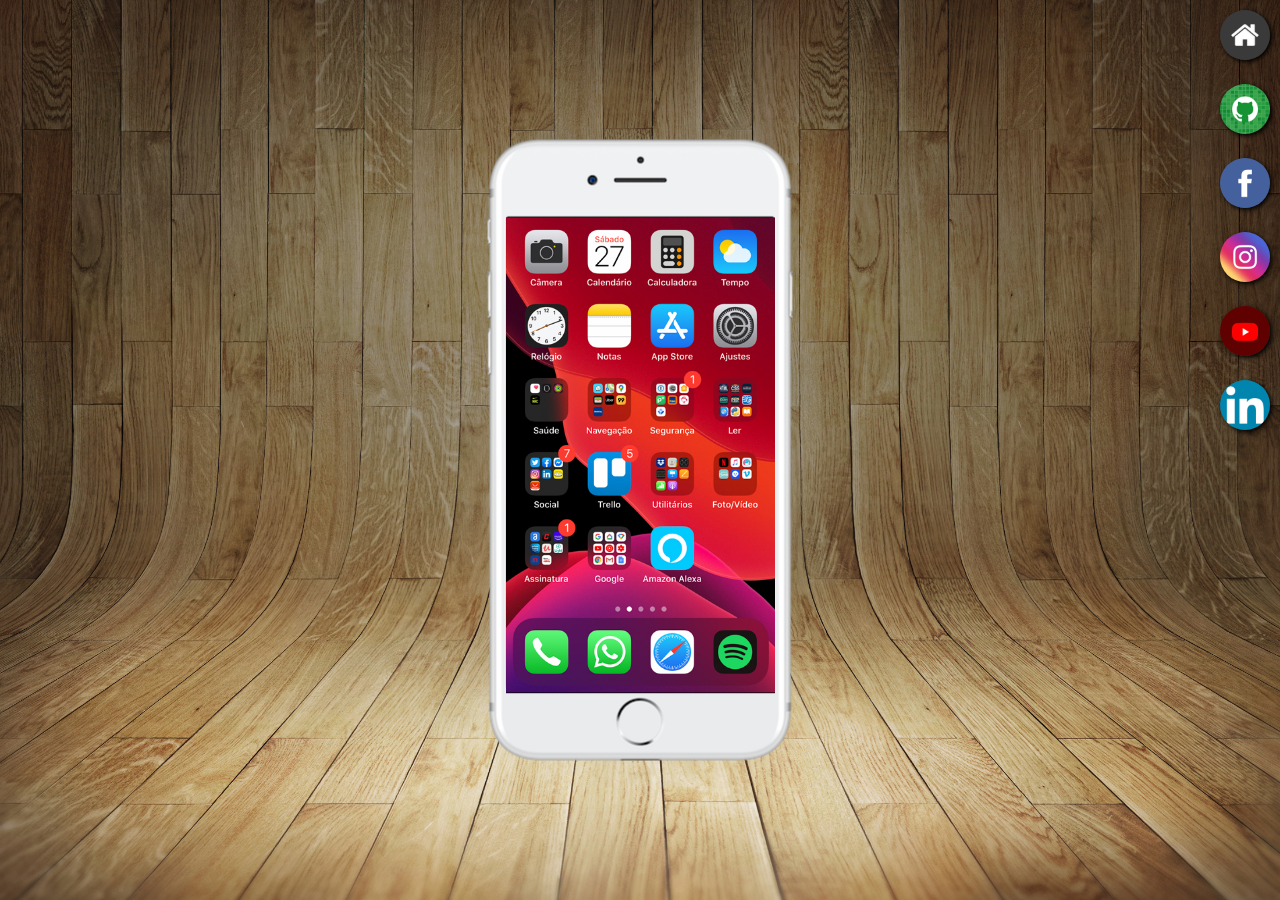
<file: index.html>
<!DOCTYPE html>
<html lang="pt-br">
<head>
    <meta charset="UTF-8">
    <meta name="viewport" content="width=device-width, initial-scale=1.0">
    <title>Minhas Redes Sociais</title>

        <link rel="shortcut icon" href="favicon.ico" type="image/x-icon">
        <link rel="stylesheet" href="estilos/style.css">
    
</head>
<body>
    <main>
        <section id="telefone">
            <iframe name="tela" src="home.html" frameborder="0">
                Seu navegador não é compatível com isso...
            </iframe>
        </section>

        <section id="redes-sociais">

            <a href="index.html"><img src="imagens/logo-home.jpg" alt="home"></a> <br>

            <a href="https://github.com/msilvabernardes" target="tela"><img src="imagens/logo-github.jpg" alt="github"></a> <br>

            <a href="https://www.facebook.com/mateus.silva.3954546" target="tela"><img src="imagens/logo-facebook.jpg" alt="facebook"></a> <br>

            <a href="https://www.instagram.com/bernardesmsb26/?hl=da" target="tela"><img src="imagens/logo-instagram.jpg" alt=""></a> <br>

            <a href="https://www.youtube.com/@MateusSilva-bn4bh" target="tela"><img src="imagens/logo-youtube.jpg" alt="YouTube"></a> <br>

            <a href="linkedin-mateus.html" target="tela"><img src="imagens/logo-linkedin.jpg" alt=""></a>

        </section>
    </main>
    

</body>
</html>
</file>
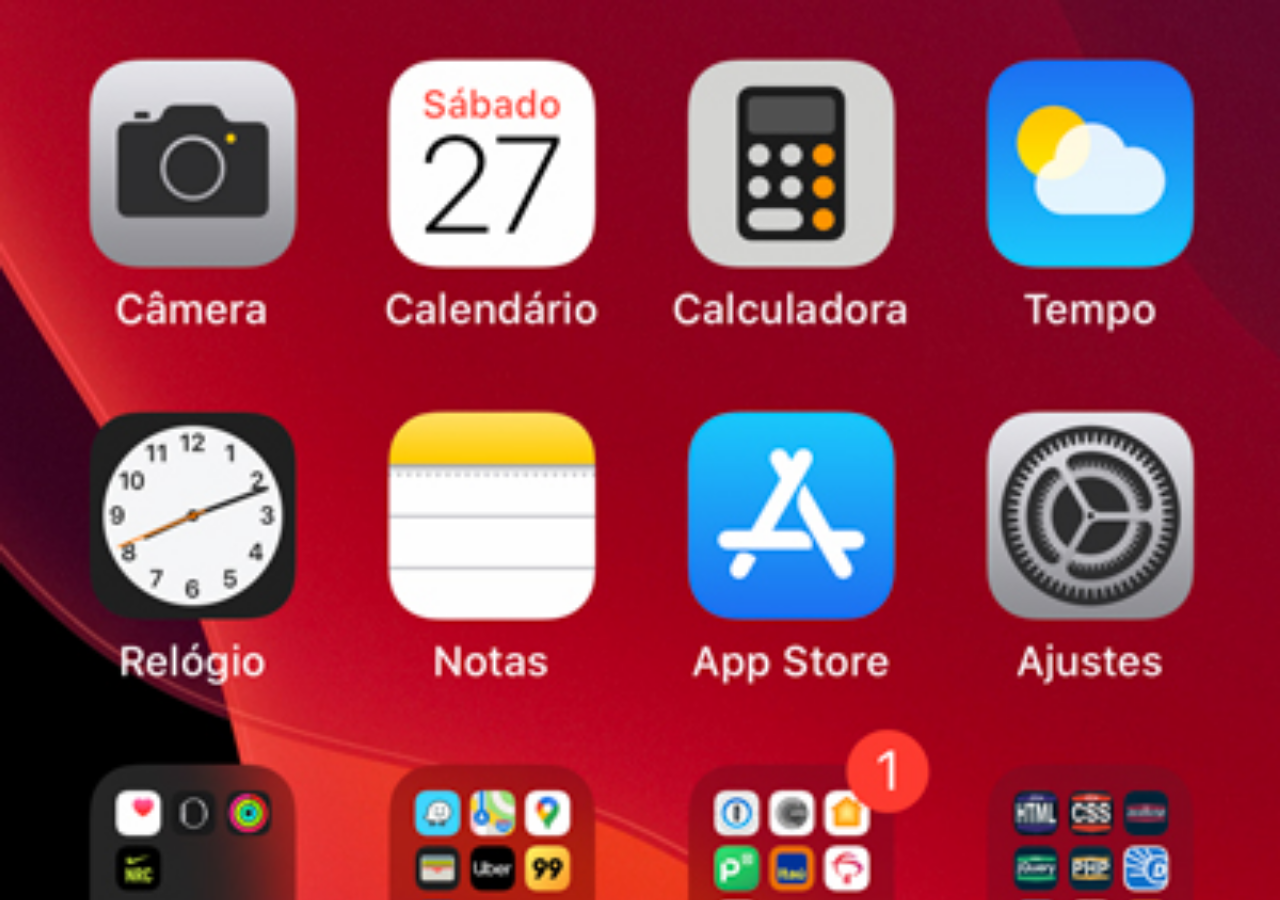
<file: home.html>
<!DOCTYPE html>
<html lang="pt-br">
<head>
    <meta charset="UTF-8">
    <meta name="viewport" content="width=device-width, initial-scale=1.0">
    <title>Home</title>
</head>

    <style>
        *{
            margin: 0px;
            padding: 0px;
        }
        body{
            background: black url(imagens/tela-home.jpg);
            background-repeat: no-repeat;
            background-position: center top;
            background-size: cover;
        }
    </style>

<body>
    
</body>
</html>
</file>
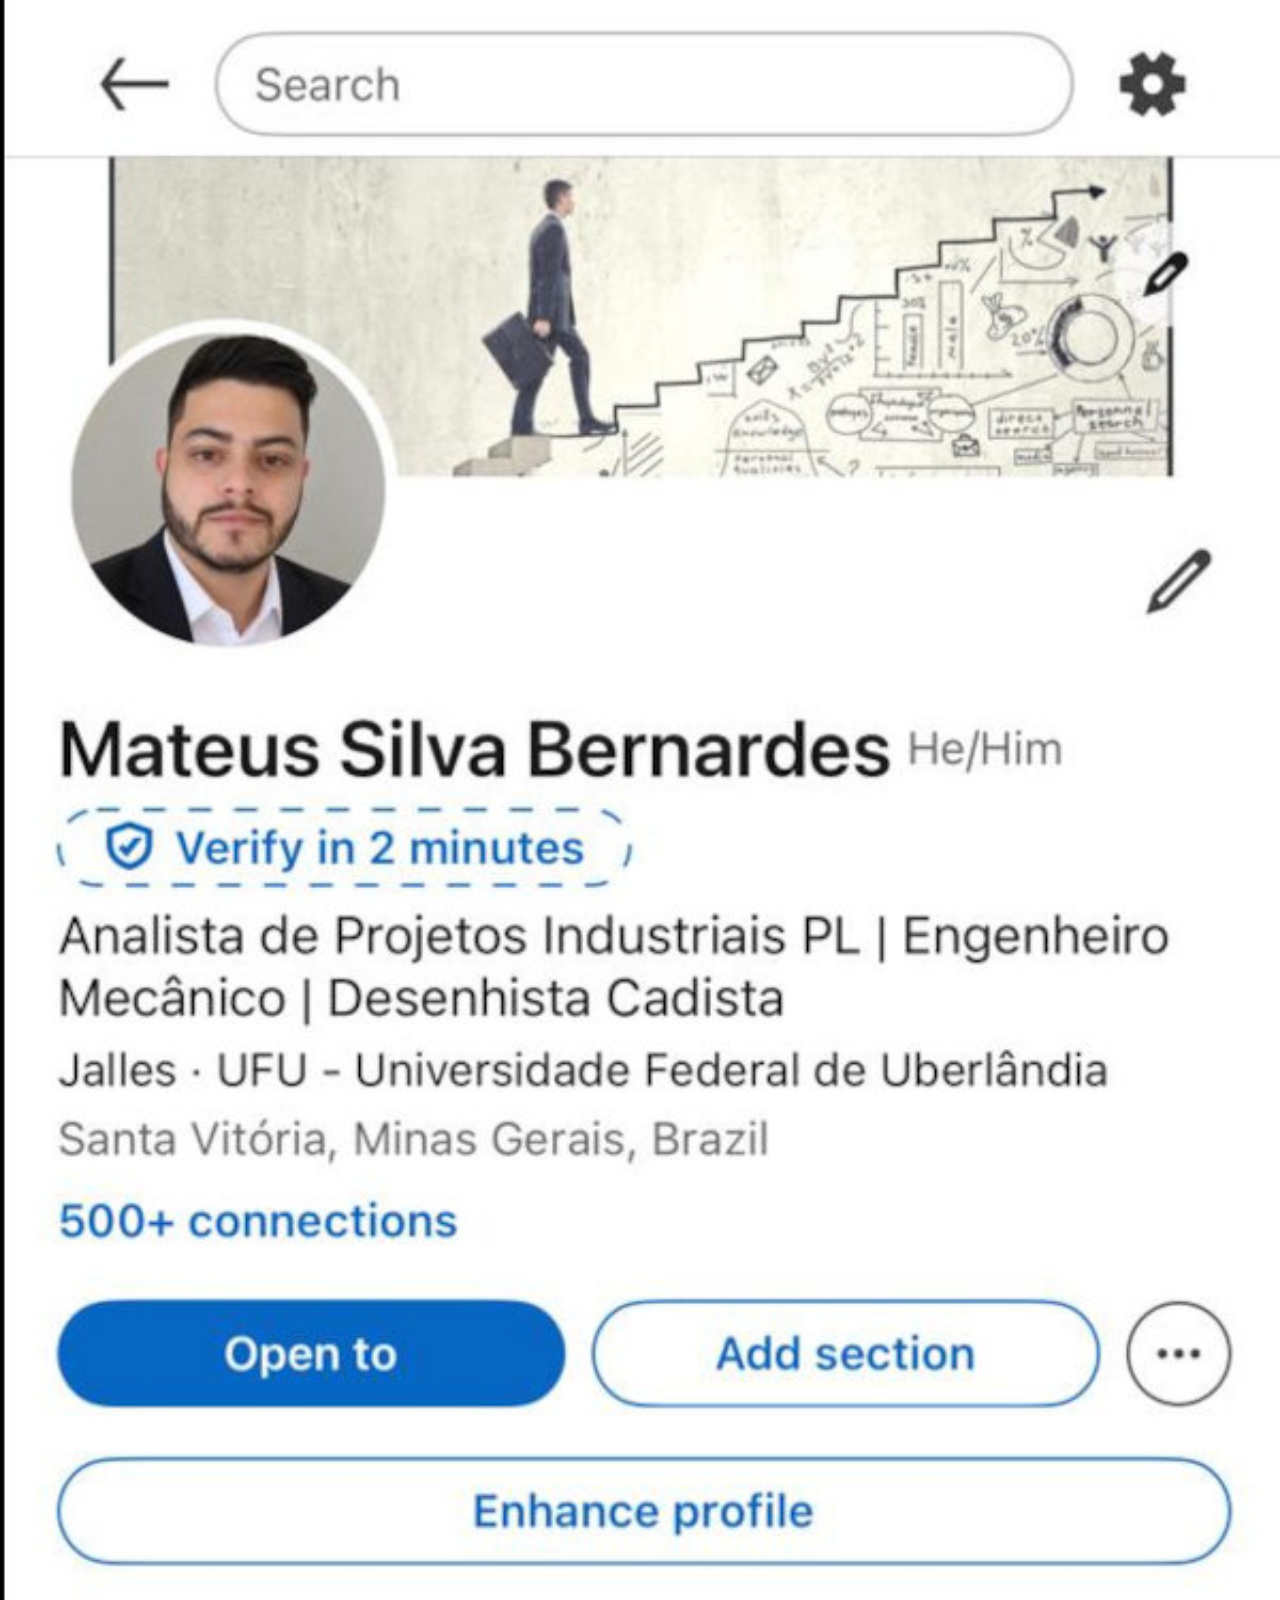
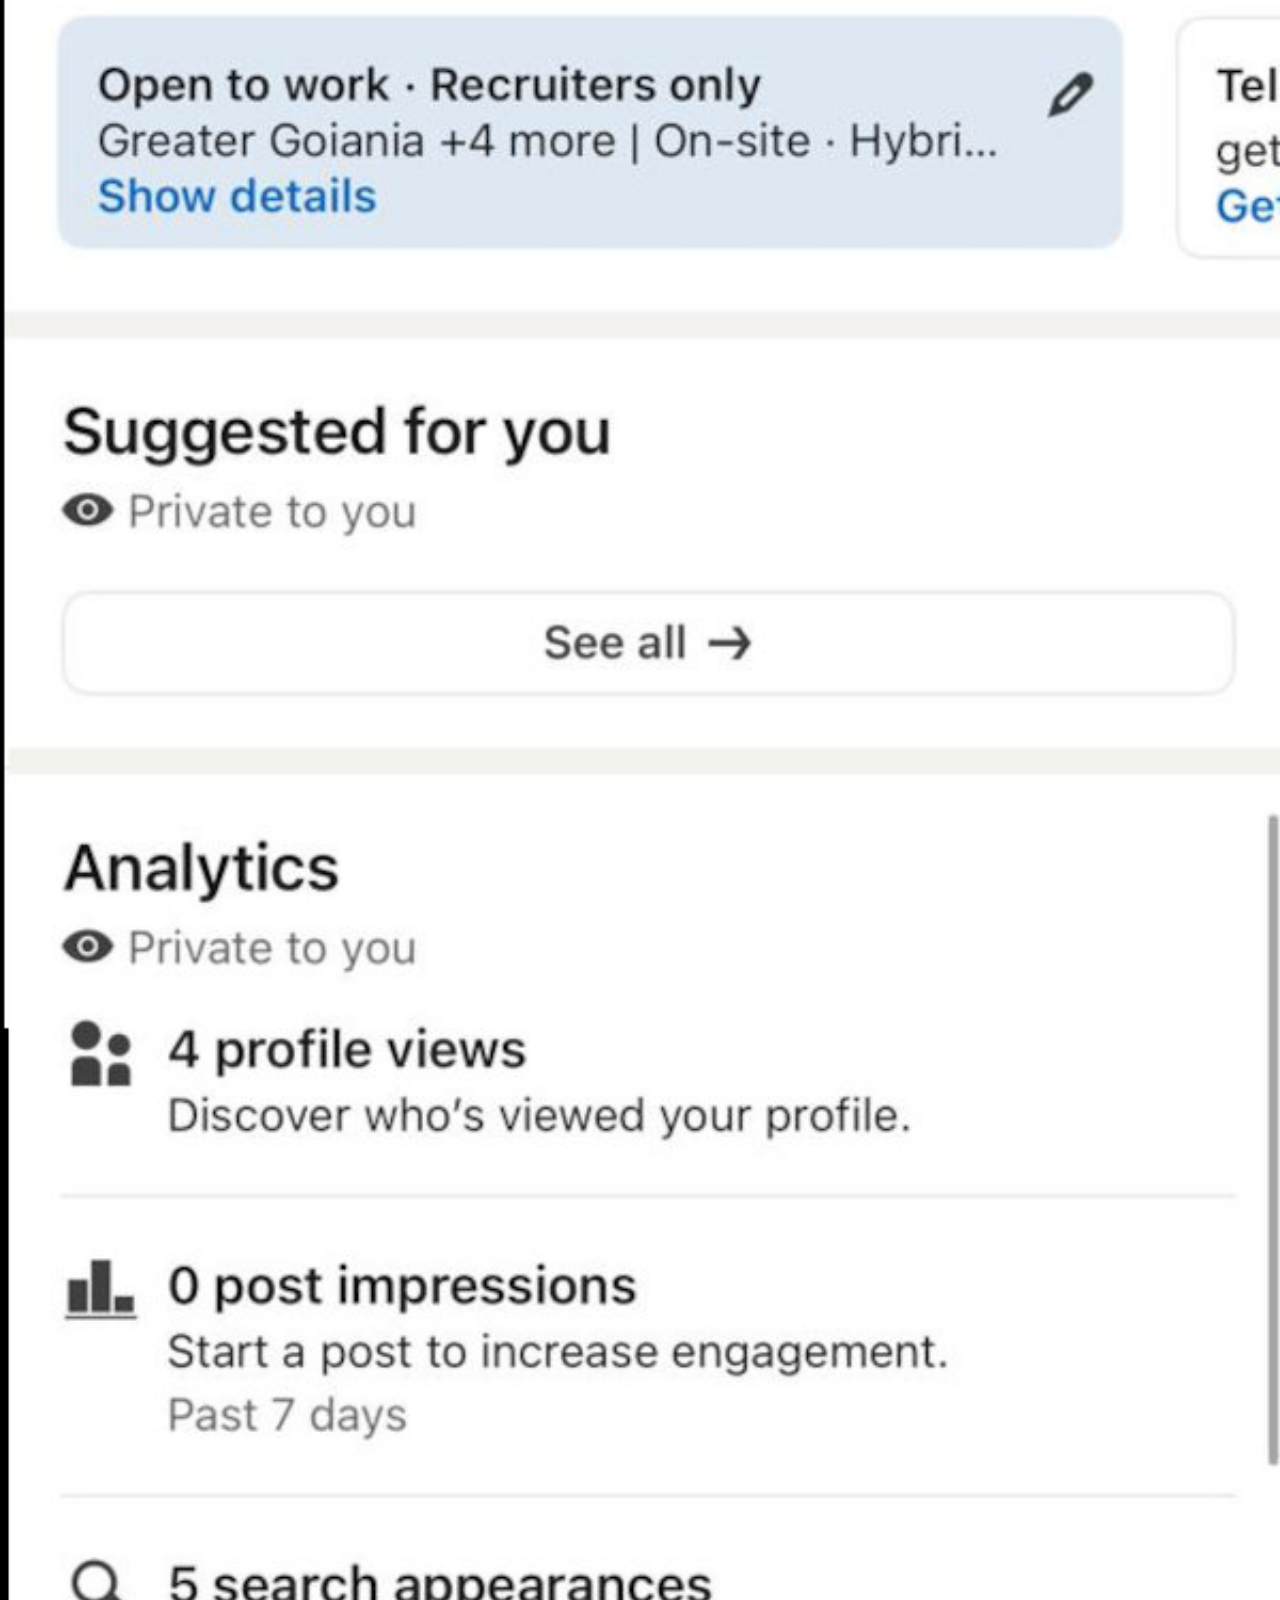
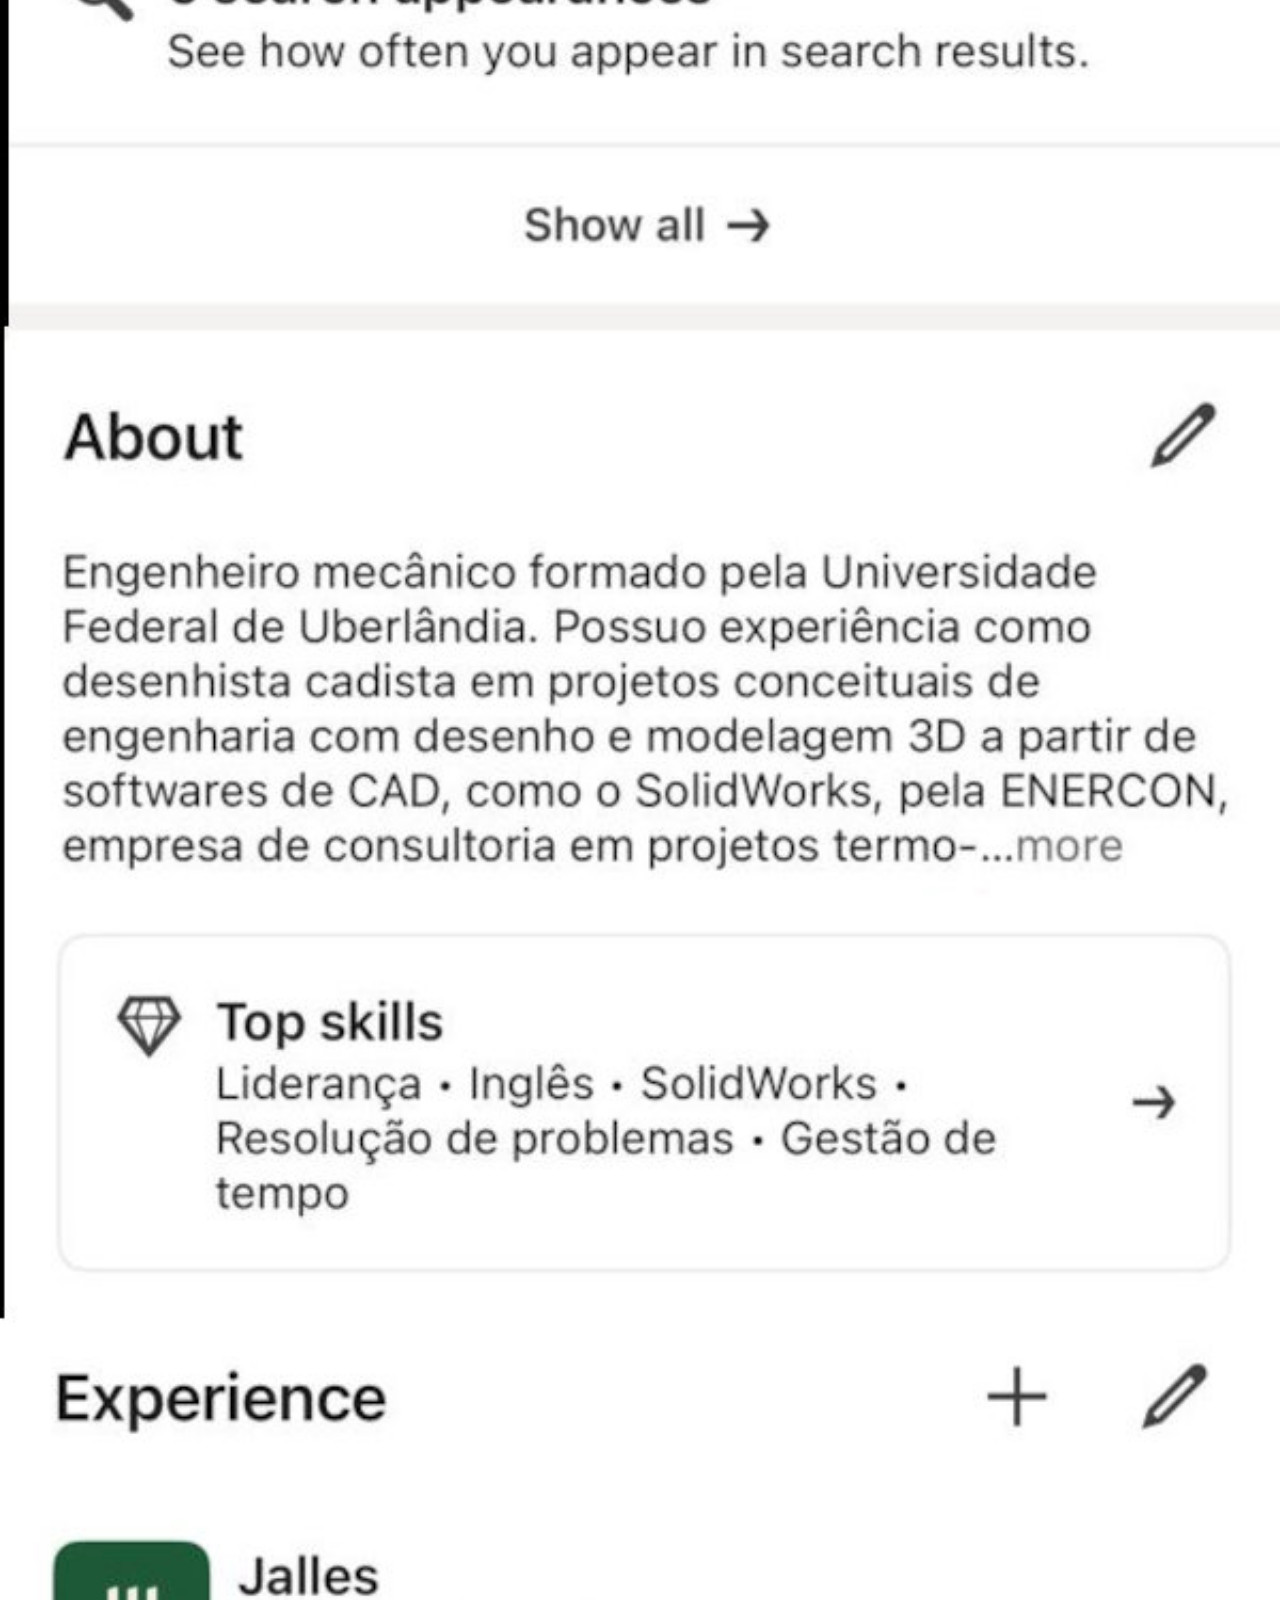
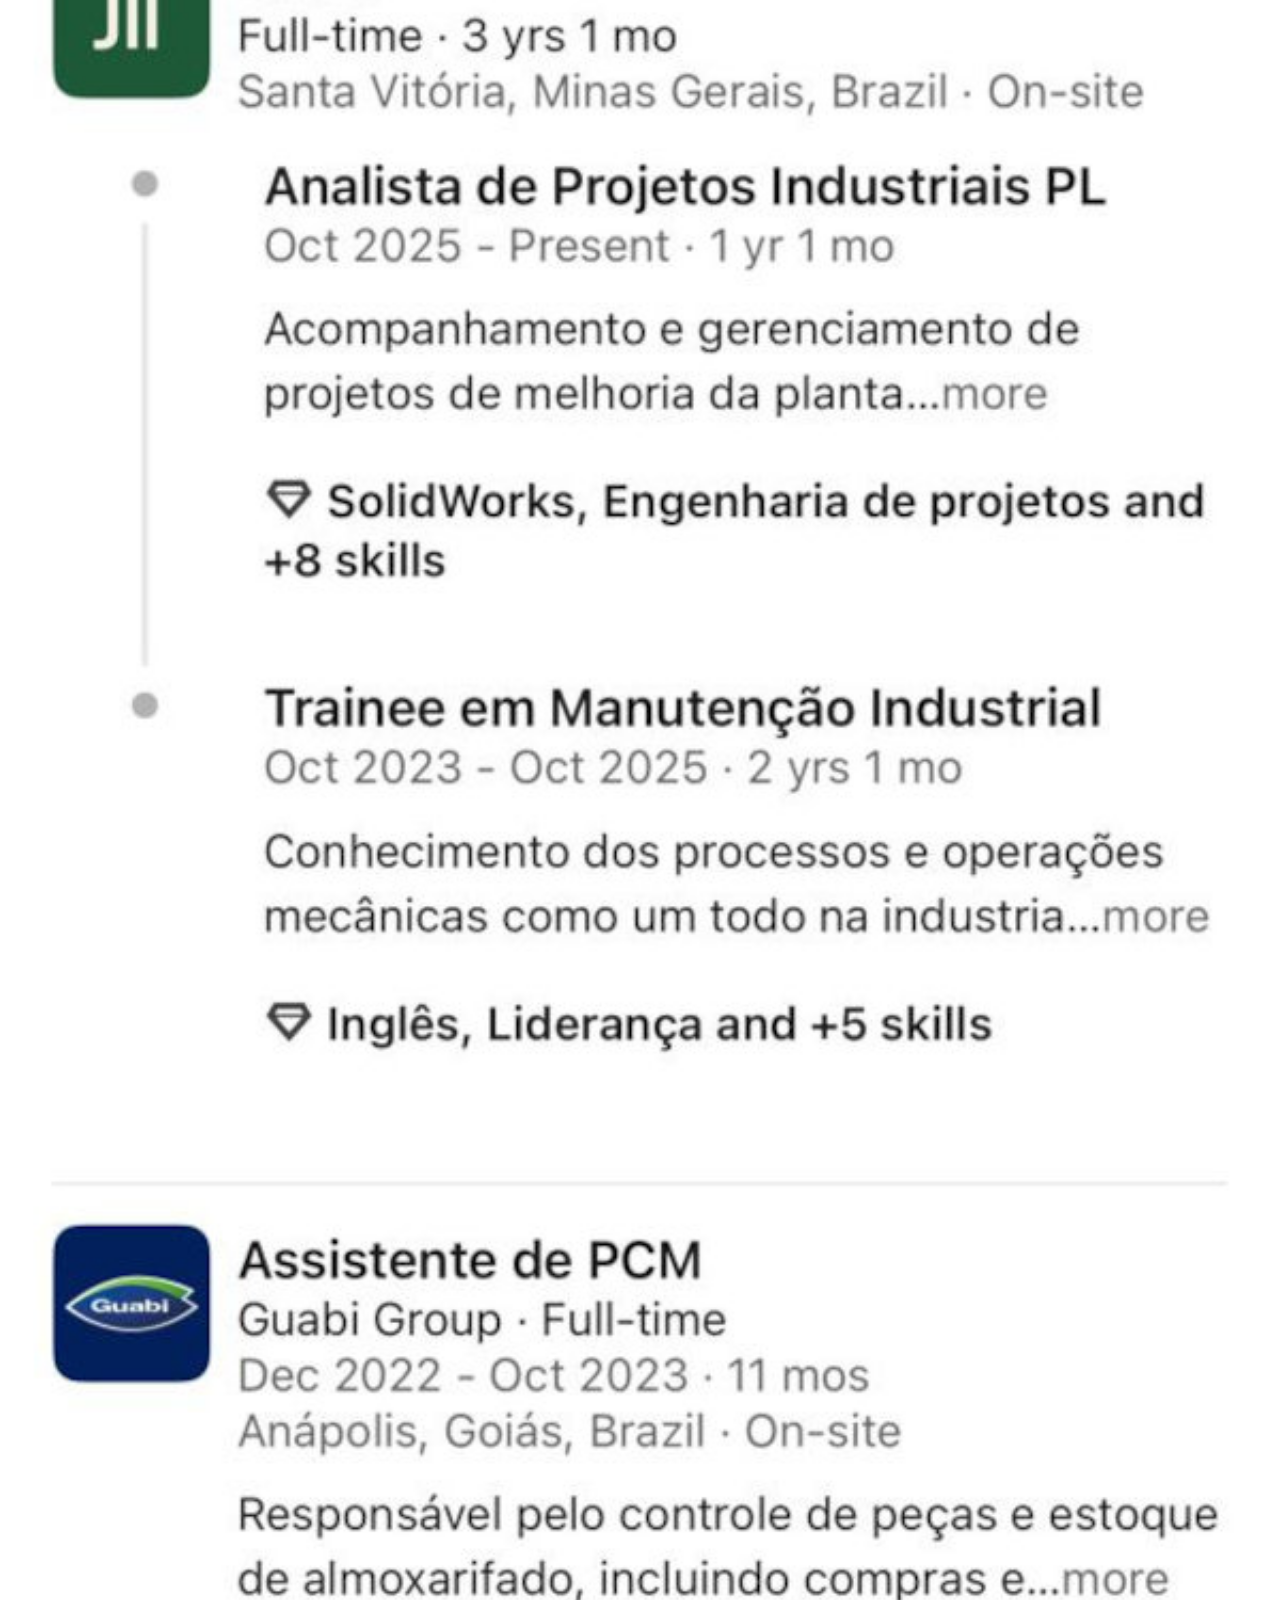
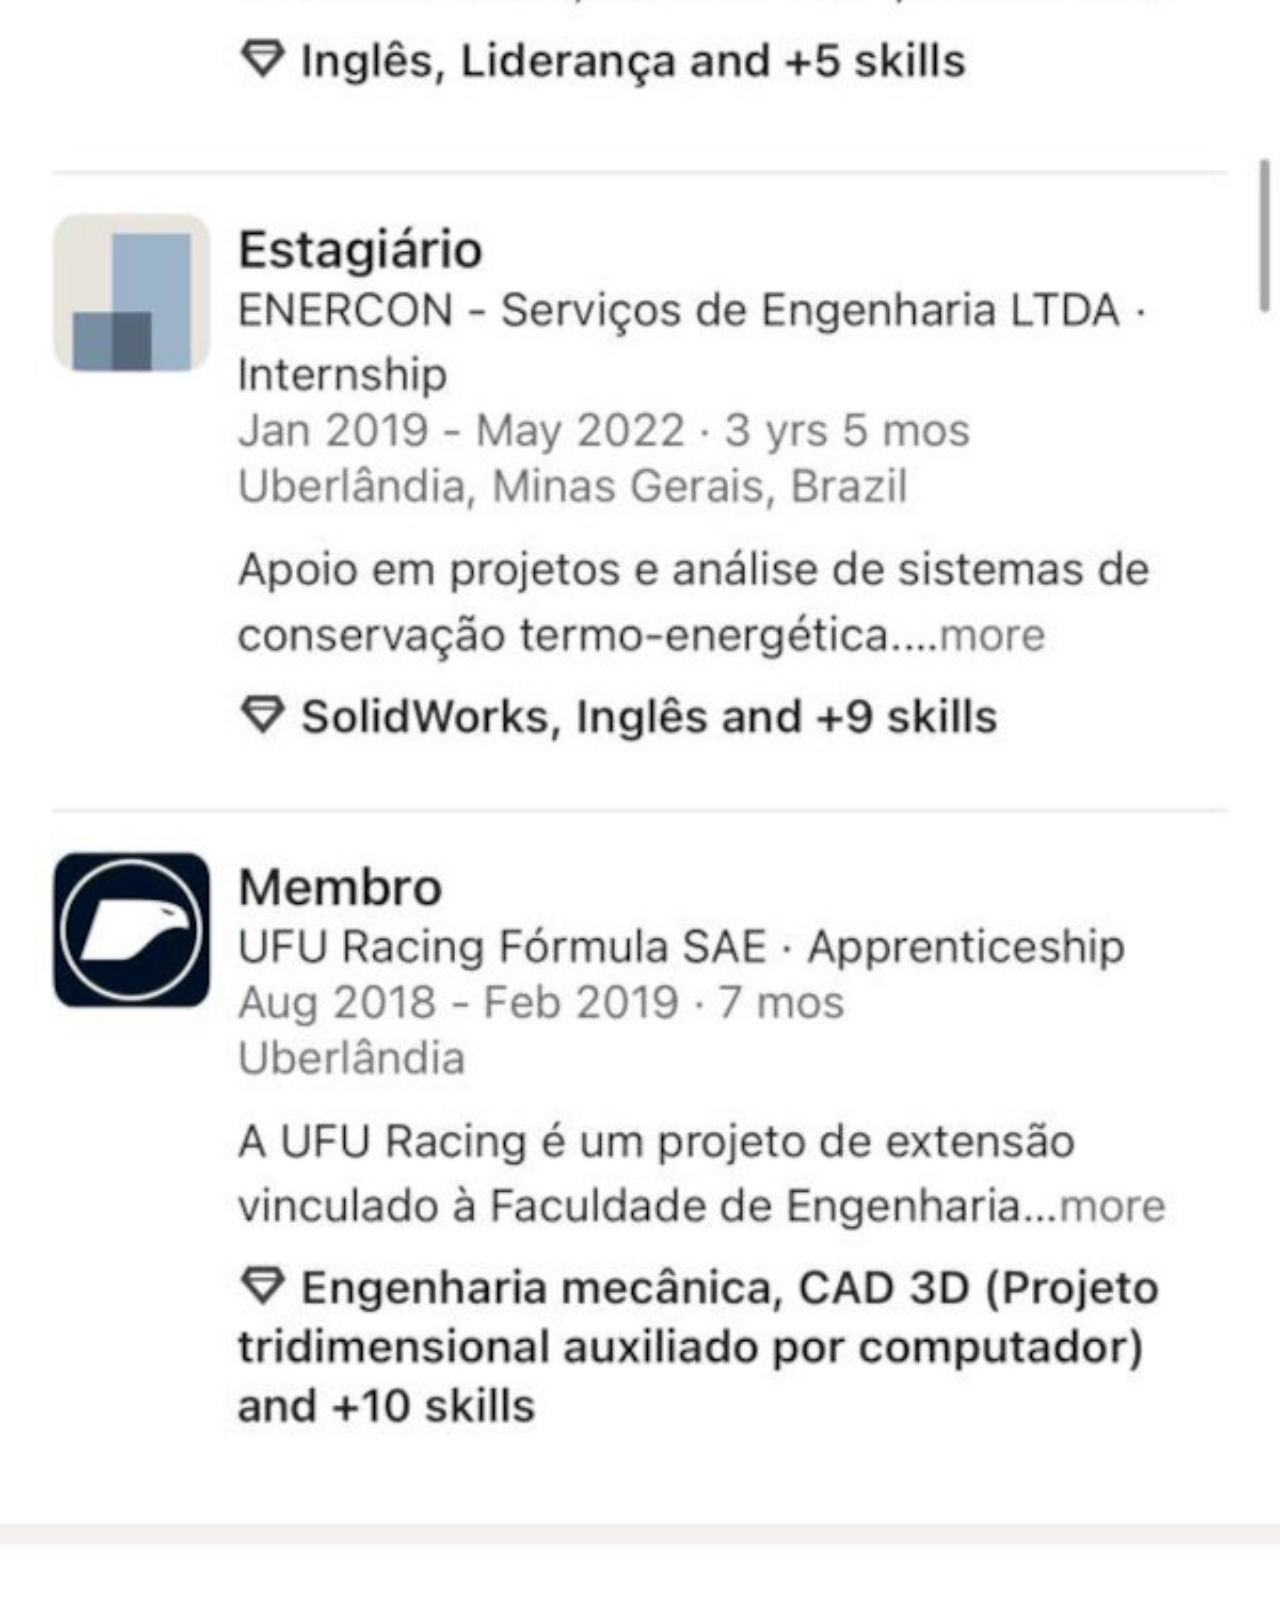
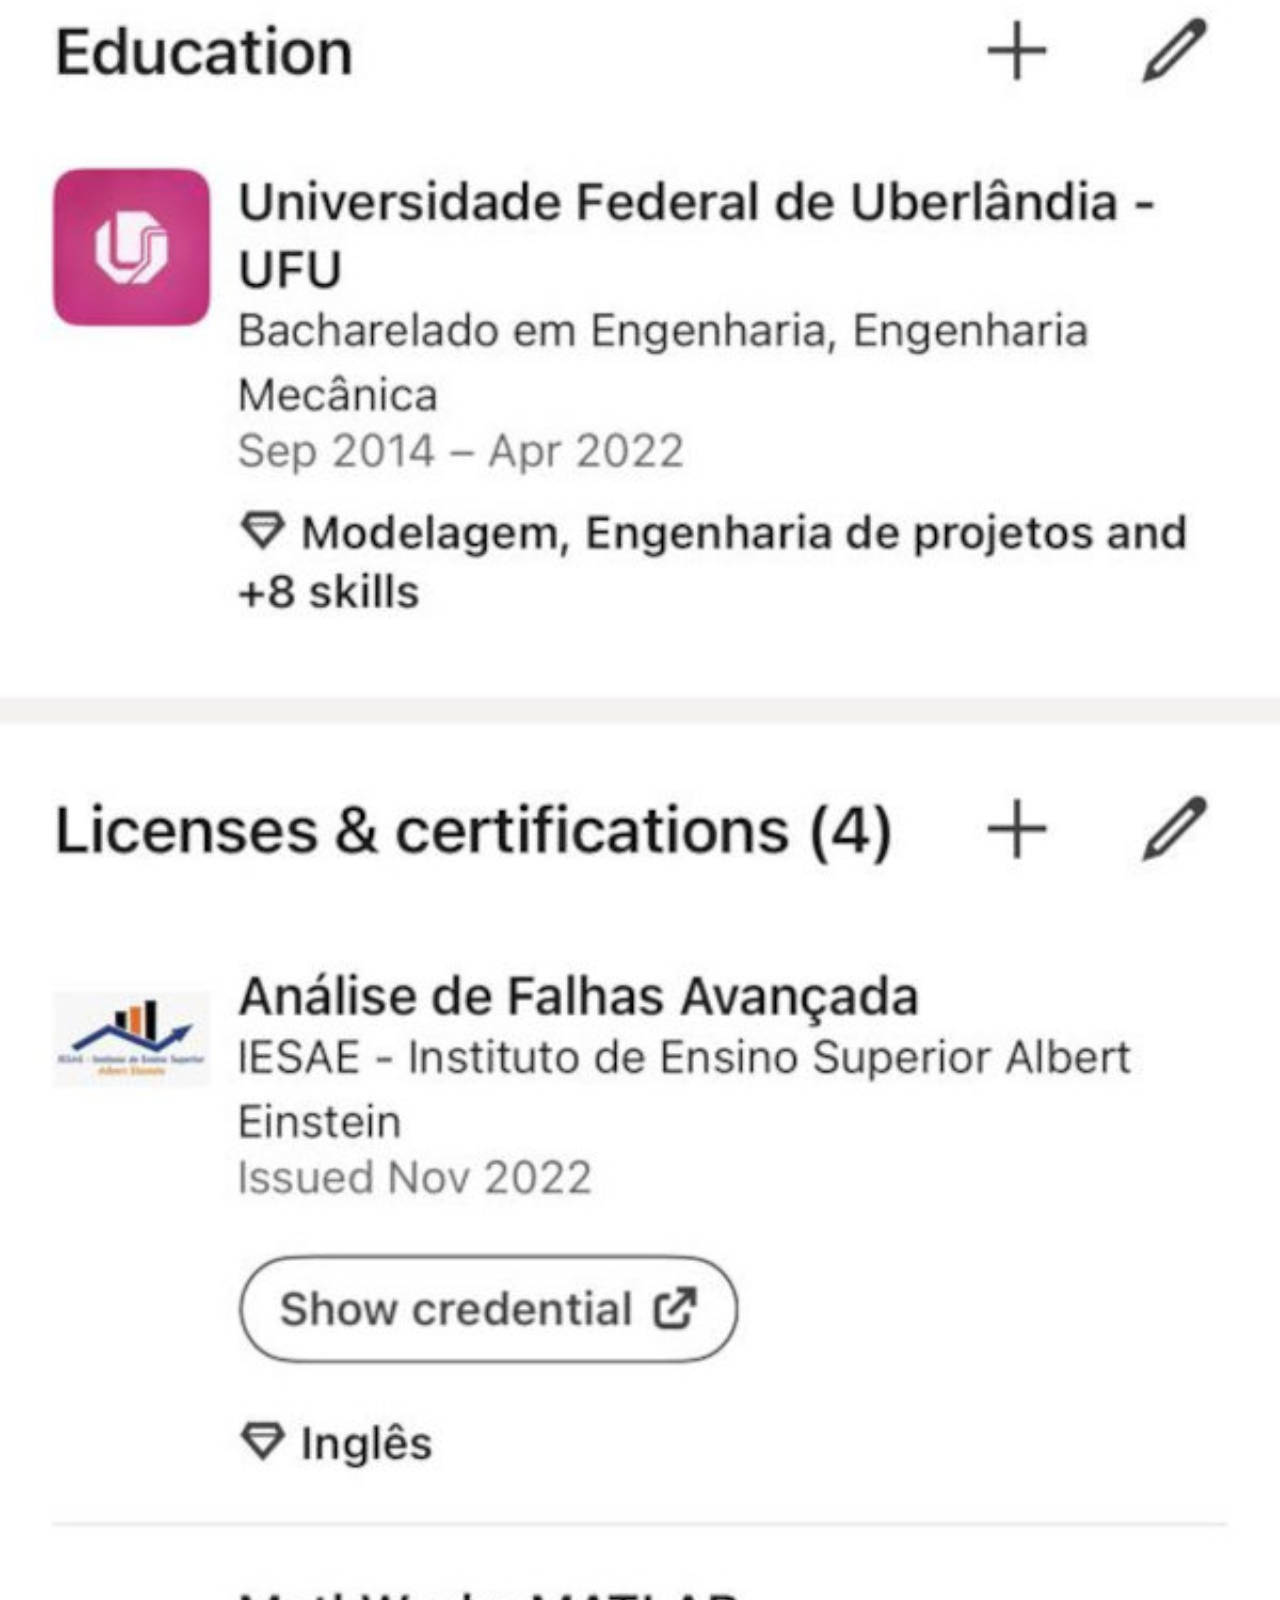
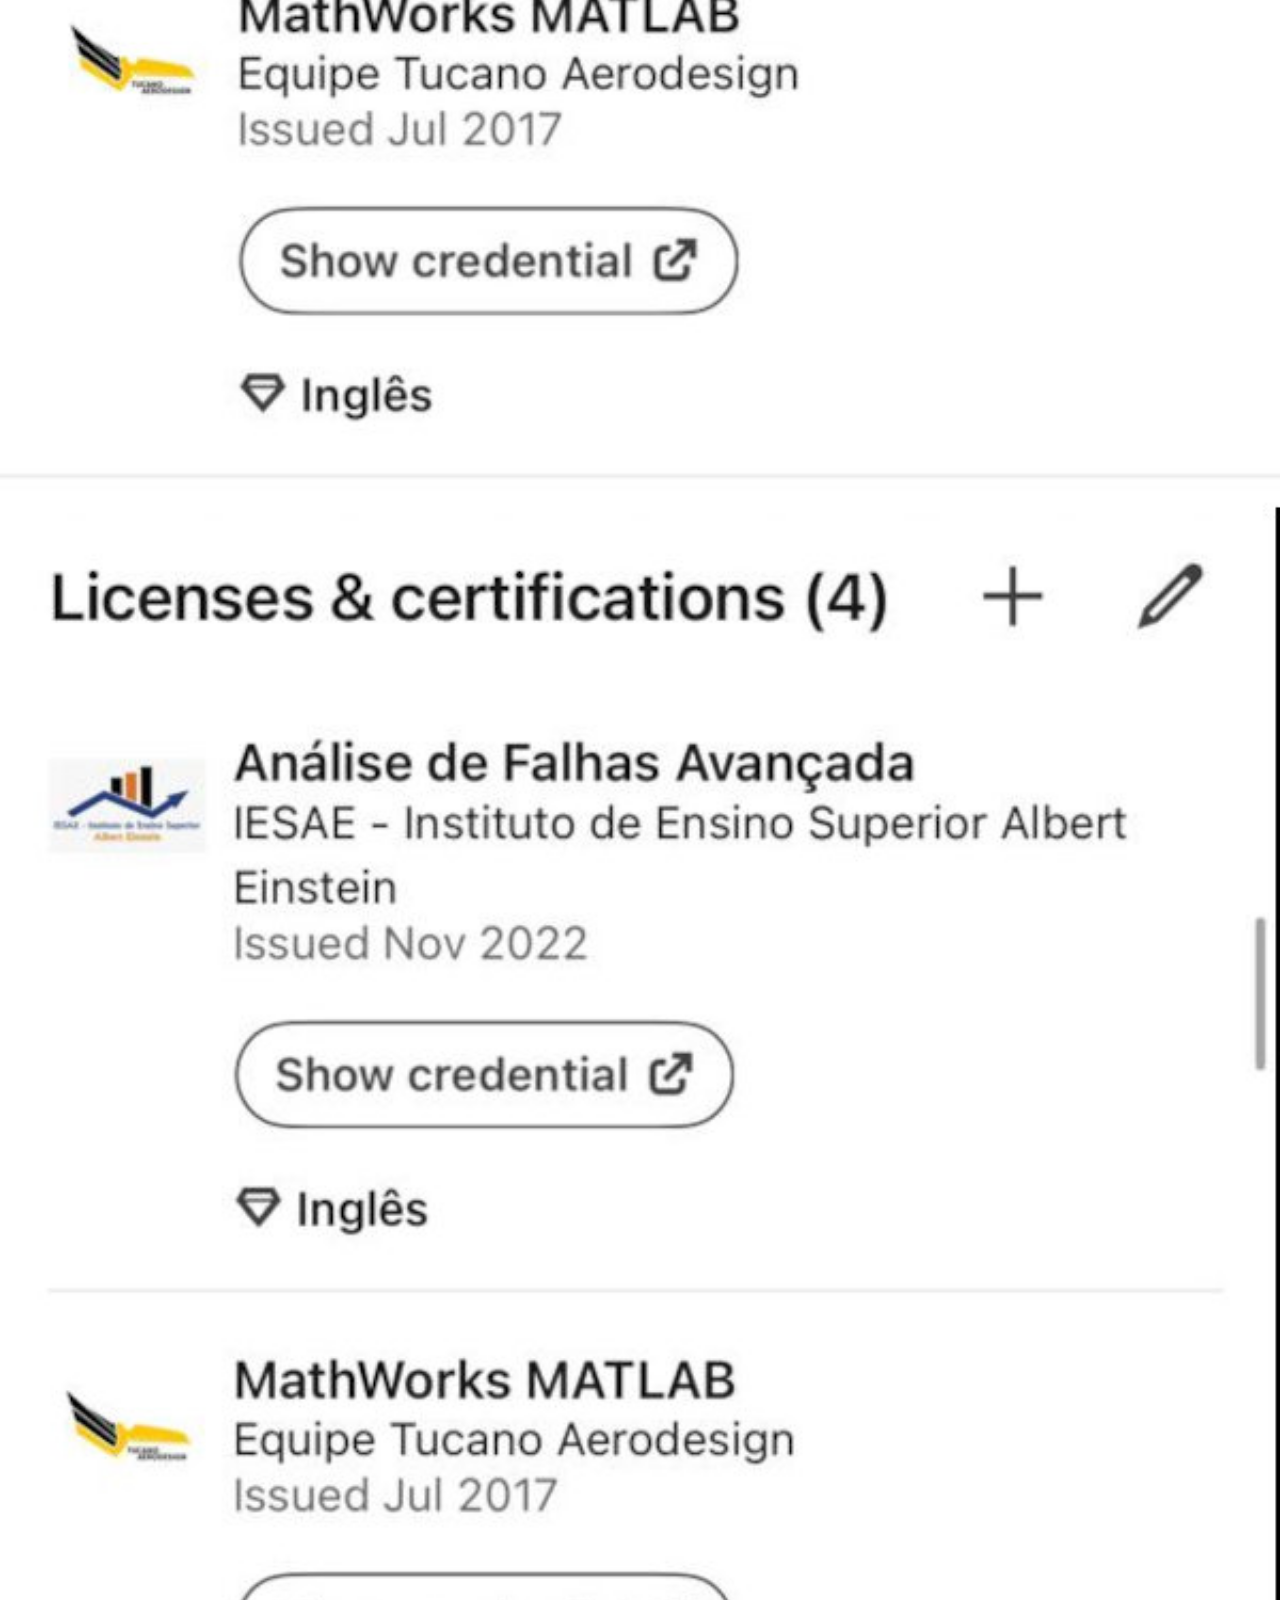
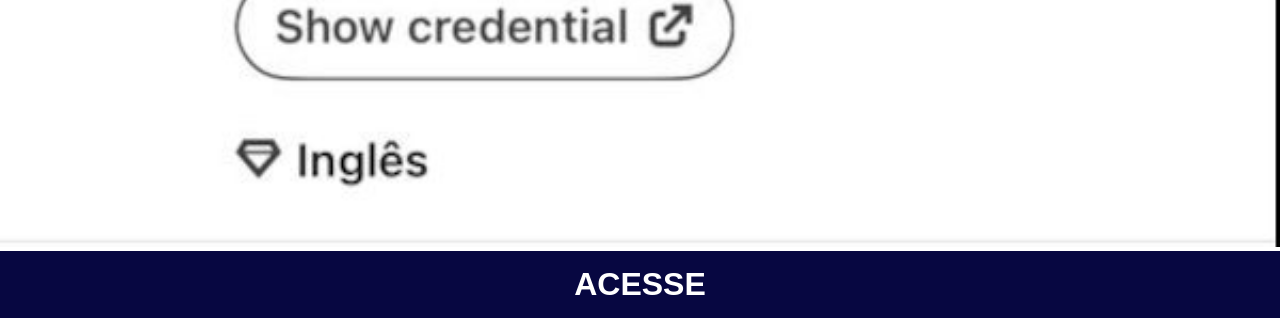
<file: linkedin-mateus.html>
<!DOCTYPE html>
<html lang="pt-br">
<head>
    <meta charset="UTF-8">
    <meta name="viewport" content="width=device-width, initial-scale=1.0">
    <title>Linkedin do Mateus</title>

    <link rel="stylesheet" href="estilos/style-redes-sociais.css">

</head>
<body>

    <img src="imagens/Linkedin-mateus.jpg" alt="linkedin">

    <a href="https://www.linkedin.com/in/mateus-silva-bernardes/?isSelfProfile=true" target="_blank">ACESSE</a>
    
</body>
</html>
</file>
<file: estilos/style.css>
@charset "UTF-8";

*{
    margin: 0px;
    padding: 0px;
    font-family: Arial, Helvetica, sans-serif;
}

body{
    background-image: url("../imagens/fundo-madeira.jpg");
    background-position: center;
    background-repeat: no-repeat;
    background-size: cover;
    background-attachment: fixed;
}
main{
    position: relative;
    height: 100vh;
}
section#telefone{
    background-image: url(../imagens/frame-iphone.png);
    background-position: center;
    background-repeat: no-repeat;
    width: 311px;
    height: 627px;

    position: absolute;
    top: 50%;
    left: 50%;

    transform: translate(-50%, -50%);
}
iframe{
    position: relative;
    transform: translate(8%, 17%);
    width: 269px;
    height: 476px;
}
main > section#redes-sociais > a > img{
    width: 50px;
    border-radius: 50%;
    margin: 10px;
    display: inline-block;
    box-shadow: 2px 2px 5px black;
    box-sizing: border-box; /*A borda faz parte da caixa*/
    

}
main > section#redes-sociais{
    text-align: right;
}
section#redes-sociais img:hover{
    border: 2px solid white;
    transform: translate(-5px, -5px);
    box-shadow: 5px 5px 10px black;
    transition: transform 0.2s, border .5s;
    width: 60px;
}
</file>
<file: estilos/style-redes-sociais.css>
@charset "UTF-8";

*{
    font-family: Arial, Helvetica, sans-serif;
    margin: 0px;
    padding: 0px;
}

img{
    width: 100vw;
    background-size: cover;
}

::-webkit-scrollbar {
    width: 0px;
    height: 0px;
}

a{
    background-color: rgb(7, 7, 65);
    color: white;
    display: block;
    text-align: center;
    text-decoration: none;
    font-size: 2em;
    font-weight: bolder;
    padding: 15px;
    background-size: cover;
}
a:hover{
    background-color: blue;
}
</file>
